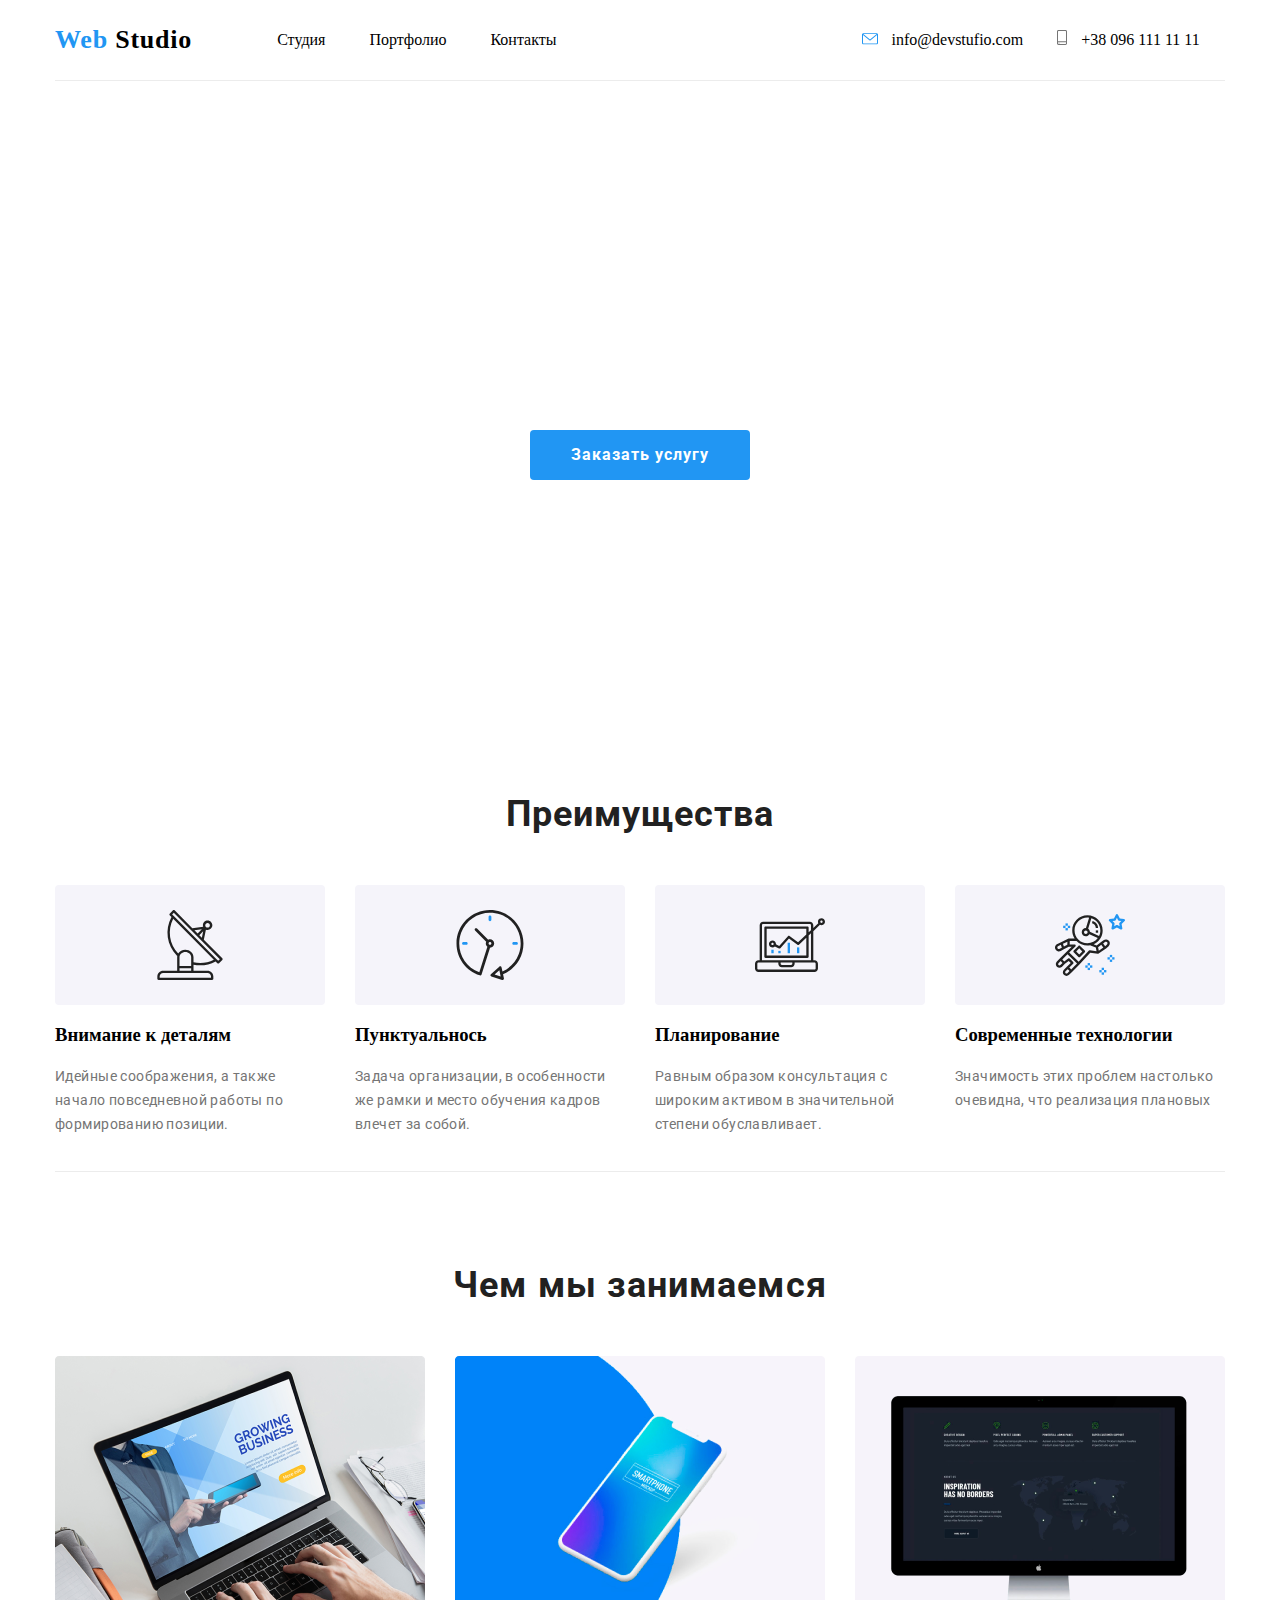
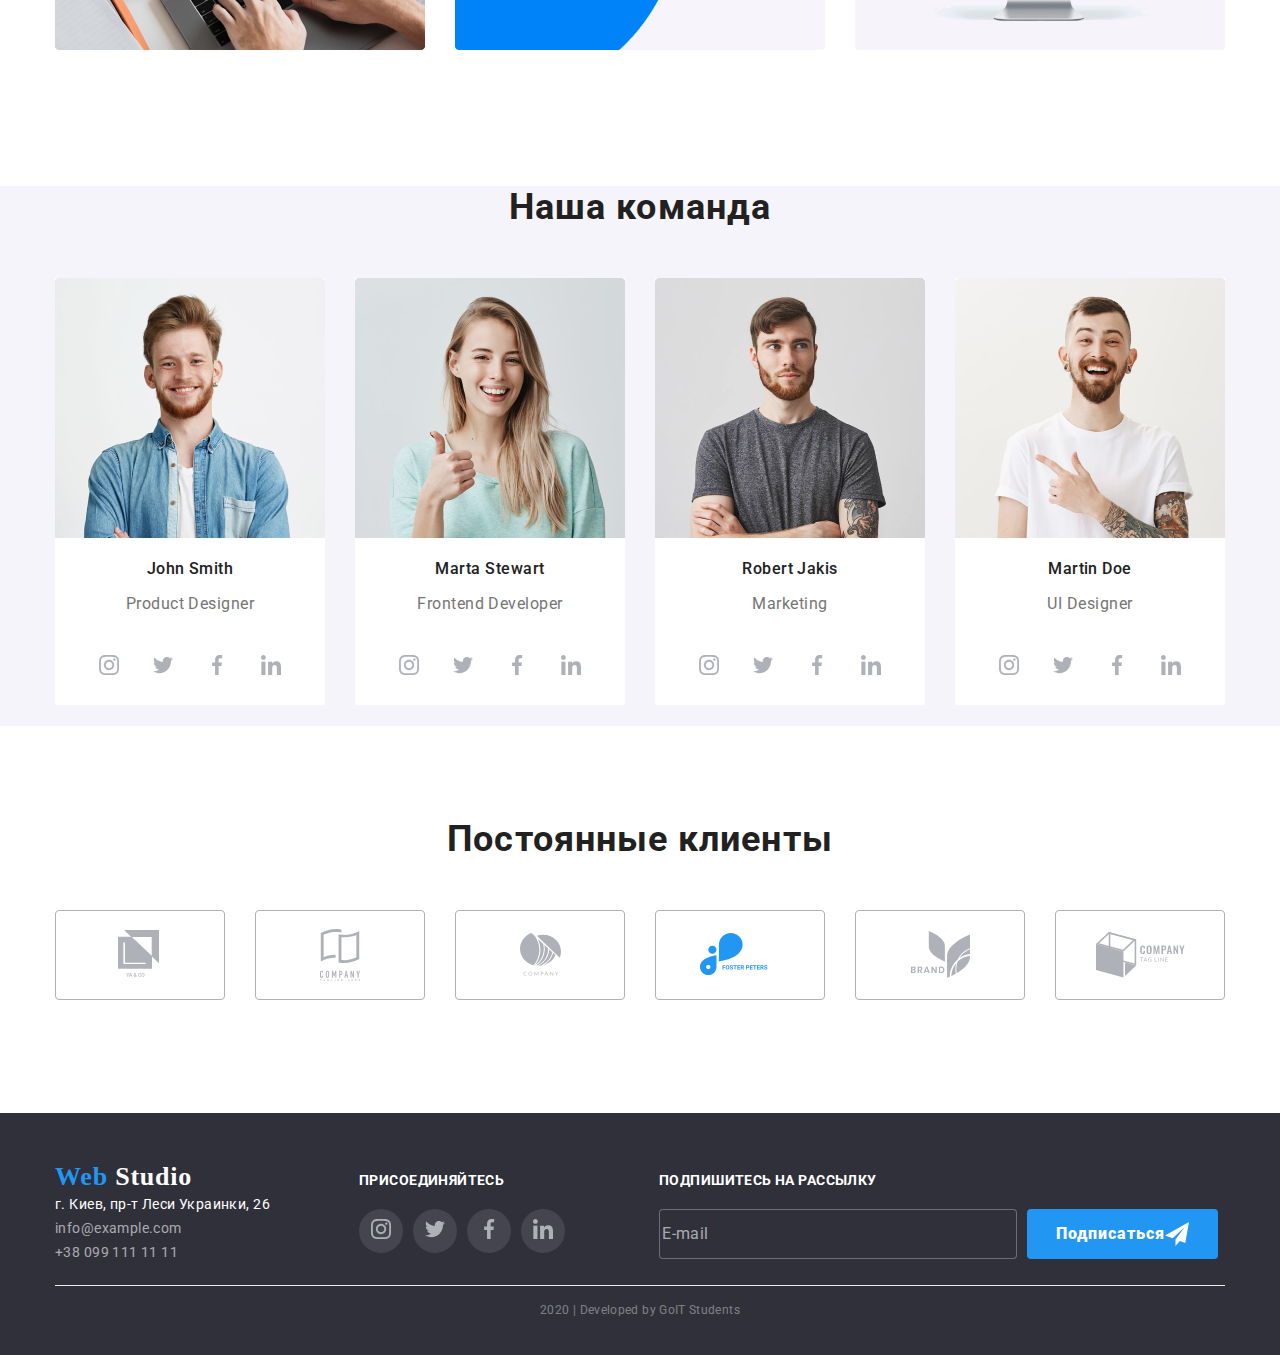
<file: index.html>
<!DOCTYPE html>
<html lang="en">

<head>
    <link rel="stylesheet" href="./css/style.css" />
    <link rel="stylesheet" href="./css/normalize.css" />
    <meta charset="UTF-8" />
    <meta name="viewport" content="width=device-width, initial-scale=1.0" />
    <title>Студия</title>
</head>

<body>
    <!-- Шапка сайта -->
    <header>
        <nav class="container-header page-nav">
            <a href="/" class="logo"><span>Web</span> Studio</a>
            <div class="nav-position">
                <ul class="site-nav list">
                    <li class="item"><a href="index.html" class="link">Студия</a></li>
                    <li class="item"><a href="portfolio.html" class="link">Портфолио</a></li>
                    <li class="item"><a href="" class="link">Контакты</a></li>
                </ul>
            </div>
            <div class="contact-position">
                <ul class="contact-nav list">
                    <li class="item"><a href="" class="link"><img src="./images/envelope.svg" alt="mail" />
                            info@devstufio.com</a></li>
                    <li class="item"><a href="" class="link"><img src="./images/smartphone.svg" alt="mobile" /> +38 096
                            111 11 11</a>
                    </li>
                </ul>
            </div>
        </nav>
    </header>
    <main>
        <section class=" hero">
            <div class="container">
                <h1 class="hero-title">Эффективные решения для вашего бизнеса</h1>
                <a href="" class="hero-link">Заказать услугу</a>
            </div>
        </section>
        <section class="advantages">
            <div class="container">
                <h2 class="section-title">Преимущества</h2>
                <div class="flex-container">
                    <div class="flex-element">
                        <a href="" class="advantages-image"><img src="./images/antenna.svg" alt="antenna" /> </a>
                        <h3 class="advantages-title">Внимание к деталям</h3>
                        <p class="advantages-text">Идейные соображения, а также начало повседневной работы по
                            формированию
                            позиции.</p>
                    </div>
                    <div class="flex-element">
                        <a href="" class="advantages-image"><img src="./images/clock.svg" alt="clock" /> </a>
                        <h3 class="advantages-title">Пунктуальнось</h3>
                        <p class="advantages-text">Задача организации, в особенности же рамки и место обучения кадров
                            влечет
                            за собой.</p>
                    </div>
                    <div class="flex-element">
                        <a href="" class="advantages-image"><img src="./images/diagram.svg" alt="diagram" /> </a>
                        <h3 class="advantages-title">Планирование</h3>
                        <p class="advantages-text">Равным образом консультация с широким активом в значительной степени
                            обуславливает.</p>
                    </div>
                    <div class="flex-element">
                        <a href="" class="advantages-image"><img src="./images/astronaut.svg" alt="astronaut" /> </a>
                        <h3 class="advantages-title">Современные технологии</h3>
                        <p class="advantages-text">Значимость этих проблем настолько очевидна, что реализация плановых
                    </div>

                </div>
            </div>
        </section>
        <section class="about">
            <div class="container">
                <h2 class="section-title">Чем мы занимаемся</h2>
                <div class="flex-container">
                    <div class="flex-about">
                        <img src="./images/desktop.png" alt="desktop" />
                        <a href="" class="about-link">Десктопные приложения</a>
                    </div>
                    <div class="flex-about">
                        <img src="./images/phone.png" alt="phone" />
                        <a href="" class="about-link">Мобильные приложения</a>
                    </div>
                    <div class="flex-about">
                        <img src="./images/monitor.png" alt="monitor" />
                        <a href="" class="about-link">Дизайнерские решения</a>
                    </div>
                </div>
            </div>
        </section>

        <section class="team">
            <div class="container">
                <h2 class="section-title">Наша команда</h2>
                <div class="flex-container">
                    <div class="flex-team">
                        <img src="./images/John.png" alt="John Smith" />
                        <p class="team-name">John Smith</p>
                        <p class="team-position">Product Designer</p>
                        <ul class="social">
                            <li class="item">
                                <a href=""><img src="./images/instagram.svg" alt="Instagram" /> </a>
                            </li>
                            <li class="item">
                                <a href=""><img src="./images/twitter.svg" alt="Twitter" /> </a>
                            </li>
                            <li class="item">
                                <a href=""><img src="./images/facebook.svg" alt="Facebook" /> </a>
                            </li>
                            <li class="item">
                                <a href=""><img src="./images/linkedin.svg" alt="Linkedin" /> </a>
                            </li>
                        </ul>

                    </div>
                    <div class="flex-team">
                        <img src="./images/Marta.png" alt="Marta Stewart" />
                        <p class="team-name">Marta Stewart</p>
                        <p class="team-position">Frontend Developer</p>
                        <ul class="social">
                            <li class="item">
                                <a href=""><img src="./images/instagram.svg" alt="Instagram" /> </a>
                            </li>
                            <li class="item">
                                <a href=""><img src="./images/twitter.svg" alt="Twitter" /> </a>
                            </li>
                            <li class="item">
                                <a href=""><img src="./images/facebook.svg" alt="Facebook" /> </a>
                            </li>
                            <li class="item">
                                <a href=""><img src="./images/linkedin.svg" alt="Linkedin" /> </a>
                            </li>
                        </ul>

                    </div>
                    <div class="flex-team">
                        <img src="./images/Robert.png" alt="Robert Jakis" />
                        <p class="team-name">Robert Jakis</p>
                        <p class="team-position">Marketing</p>
                        <ul class="social">
                            <li class="item">
                                <a href=""><img src="./images/instagram.svg" alt="Instagram" /> </a>
                            </li>
                            <li class="item">
                                <a href=""><img src="./images/twitter.svg" alt="Twitter" /> </a>
                            </li>
                            <li class="item">
                                <a href=""><img src="./images/facebook.svg" alt="Facebook" /> </a>
                            </li>
                            <li class="item">
                                <a href=""><img src="./images/linkedin.svg" alt="Linkedin" /> </a>
                            </li>
                        </ul>

                    </div>
                    <div class="flex-team">
                        <img src="./images/Martin.png" alt="Martin Doe" />
                        <p class="team-name">Martin Doe</p>
                        <p class="team-position">UI Designer</p>
                        <ul class="social">
                            <li class="item">
                                <a href=""><img src="./images/instagram.svg" alt="Instagram" /> </a>
                            </li>
                            <li class="item">
                                <a href=""><img src="./images/twitter.svg" alt="Twitter" /> </a>
                            </li>
                            <li class="item">
                                <a href=""><img src="./images/facebook.svg" alt="Facebook" /> </a>
                            </li>
                            <li class="item">
                                <a href=""><img src="./images/linkedin.svg" alt="Linkedin" /> </a>
                            </li>
                        </ul>

                    </div>
                </div>
            </div>
        </section>
        <section class="clients">
            <div class="container">
                <h2 class="section-title">Постоянные клиенты</h2>
                <div class="image-flex">

                    <ul class="flex-clients-list">
                        <li class="item">
                            <a href="" class="image-flex"><img src="./images/logo1.svg" alt="logo1" /> </a>
                        </li>
                        <li class="item">
                            <a href="" class="image-flex"><img src="./images/logo2.svg" alt="logo2" /> </a>
                        </li>
                        <li class="item">
                            <a href="" class="image-flex"><img src="./images/logo3.svg" alt="logo3" /> </a>
                        </li>
                        <li class="item">
                            <a href="" class="image-flex"><img src="./images/logo4.svg" alt="logo4" /> </a>
                        </li>
                        <li class="item">
                            <a href="" class="image-flex"><img src="./images/logo5.svg" alt="logo5" /> </a>
                        </li>
                        <li class="item">
                            <a href="" class="image-flex"><img src="./images/logo6.svg" alt="logo6" /> </a>
                        </li>
                    </ul>
                </div>
            </div>
        </section>
        <footer class="footer">
            <div class="container">
                <div class="footer-nav">
                    <div class="footer-element">
                        <a href="/" class="logo-footer"><span>Web</span> Studio</a>
            <ul class="footer-contacts">

                <li class="footer-adress">г. Киев, пр-т Леси Украинки, 26</li>
                <li class="footer-contact">info@example.com</li>
                <li class="footer-contact">+38 099 111 11 11</li>
            </ul>
        </div>
        <div class="footer-element">
            <div class="footer-social">
            <h2 class="footer-title">присоединяйтесь</h2>
            <ul class="social">
                <li class="item">
                    <a href= ""><img src="./images/instagram.svg" alt="Instagram" /> </a>
                </li>
                <li class="item">
                    <a href=""><img src="./images/twitter.svg" alt="Twitter" /> </a>
                </li>
                <li class="item">
                    <a href=""><img src="./images/facebook.svg" alt="Facebook" /> </a>
                </li>
                <li class="item">
                    <a href=""><img src="./images/linkedin.svg" alt="Linkedin" /> </a>
                </li>
            </ul>
            </div>
        </div>
        <div class="footer-element">
            <h2 class="footer-title">Подпишитесь на рассылку</h2>
            <ul class="feedback">
                    <li>  <input class="input"  value="E-mail">
                       </li>
           <li> <a href="" class="footer-button">Подписаться<img src="./images/iconsend.svg" alt="send" /> </a></li>
                    </ul>
        </div>
           
            </div>
            <p class="footer-copyright">2020 | Developed by GoIT Students</p>
        </div>
        
       
           
        </footer>
    </main>
</body>

</html>
</file>
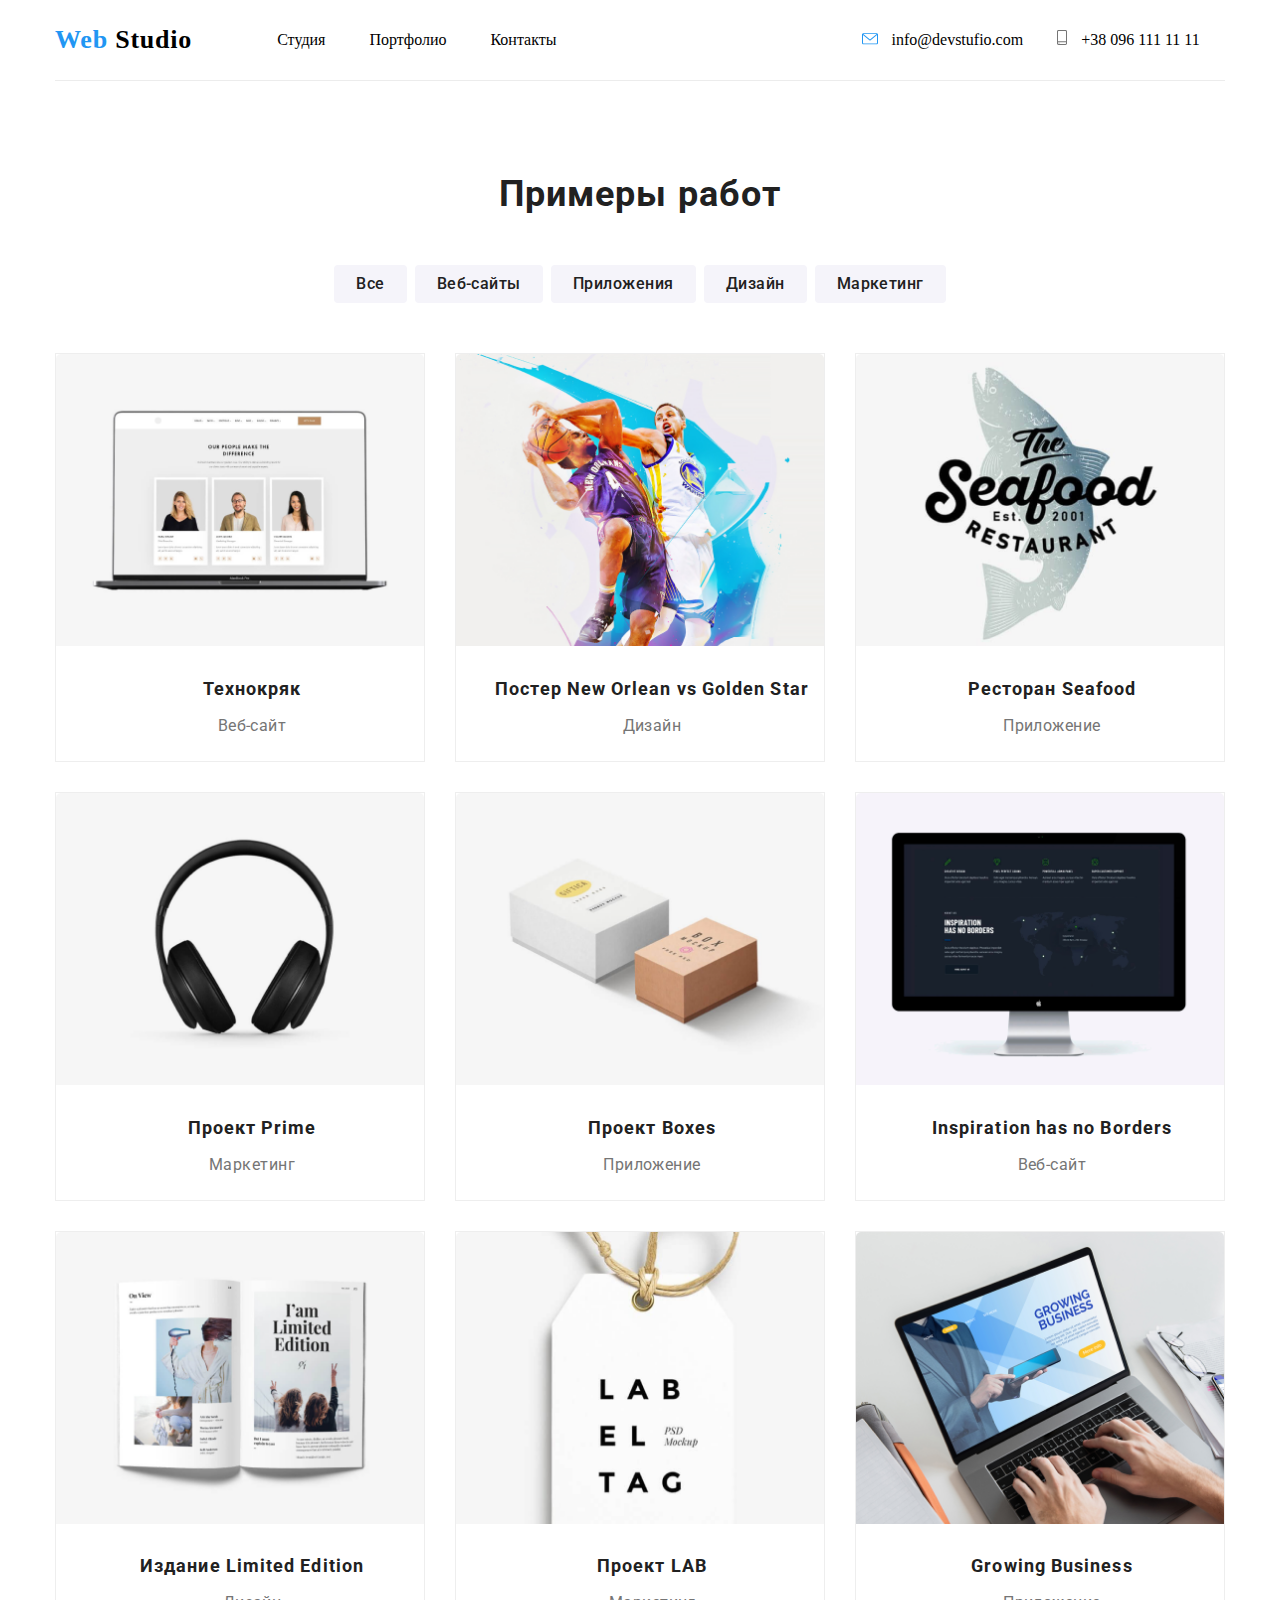
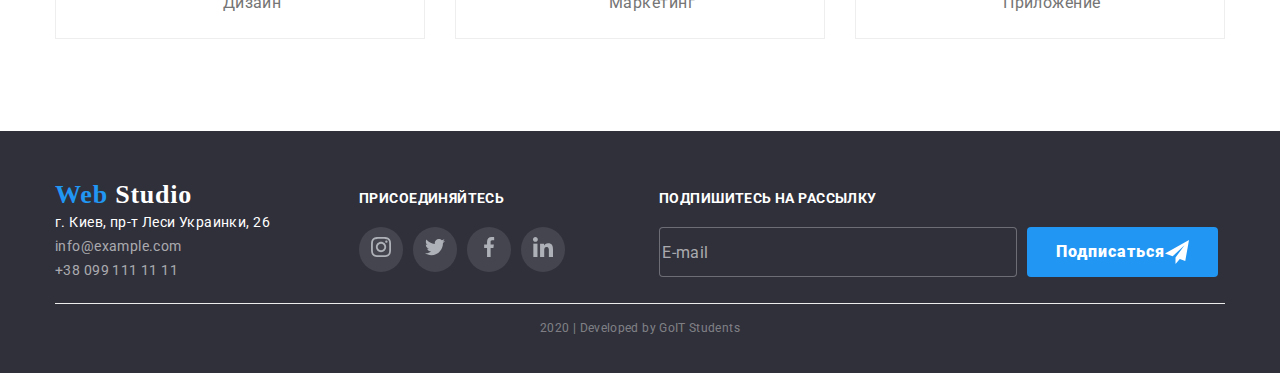
<file: portfolio.html>
<!DOCTYPE html>
<html lang="en">

<head>
    <link rel="stylesheet" href="./css/style.css" />
    <link rel="stylesheet" href="./css/normalize.css"/>
    <meta charset="UTF-8" />
    <meta name="viewport" content="width=device-width, initial-scale=1.0" />
    <title>Портфолио</title>
</head>

<body>
    <!-- Шапка сайта -->
    <header>
        <nav class="container-header page-nav">
            <a href="/" class="logo"><span>Web</span> Studio</a>
            <div class="nav-position">
                <ul class="site-nav list">
                    <li class="item"><a href="index.html" class="link">Студия</a></li>
                    <li class="item"><a href="portfolio.html" class="link">Портфолио</a></li>
                    <li class="item"><a href="" class="link">Контакты</a></li>
                </ul>
            </div>
            <div class="contact-position">
                <ul class="contact-nav list">
                    <li class="item"><a href="" class="link"><img src="./images/envelope.svg" alt="mail" />
                            info@devstufio.com</a></li>
                    <li class="item"><a href="" class="link"><img src="./images/smartphone.svg" alt="mobile" /> +38 096
                            111 11 11</a>
                    </li>
                </ul>
            </div>
        </nav>
    </header>
    <main>
        <section class="example">
            <div class="container">
            <h1 class="section-title">Примеры работ</h1>
            <div class="portfolio-nav">
            <ul class="example-nav">
                <li><a href="" class="link">Все</a></li>
                <li><a href="" class="link">Веб-сайты</a></li>
                <li><a href="" class="link">Приложения</a></li>
                <li><a href="" class="link">Дизайн</a></li>
                <li><a href="" class="link">Маркетинг</a></li>
            </ul>
            </div>
            <ul class="example-position">
                <li class="example-li">
                    <img src="./images/technocryack.png" alt="technocryack" />
                    <h2 class="example-name example-text">Технокряк</h2>
                    <p class="example-type example-text">Веб-сайт</p>
                </li>
                <li class="example-li">
                    <img src="./images/bascketball.png" alt="bascketball" />
                    <h2 class="example-name example-text">Постер New Orlean vs Golden Star</h2>
                    <p class="example-type example-text">Дизайн</p>
                </li>
                <li class="example-li">
                    <img src="./images/seafood.png" alt="seafood" />
                    <h2 class="example-name example-text">Ресторан Seafood</h2>
                    <p class="example-type example-text">Приложение</p>
                </li>
                <li class="example-li">
                    <img src="./images/prime.png" alt="prime" />
                    <h2 class="example-name example-text">Проект Prime</h2>
                    <p class="example-type example-text">Маркетинг</p>
                </li>
                <li class="example-li">
                    <img src="./images/boxes.png" alt="boxes" />
                    <h2 class="example-name example-text">Проект Boxes</h2>
                    <p class="example-type example-text">Приложение</p>
                </li>
                <li class="example-li">
                    <img src="./images/borders.png" alt="borders" />
                    <h2 class="example-name example-text">Inspiration has no Borders</h2>
                    <p class="example-type example-text">Веб-сайт</p>
                </li>
                <li class="example-li">
                    <img src="./images/limitededition.png" alt="limitededition" />
                    <h2 class="example-name example-text">Издание Limited Edition</h2>
                    <p class="example-type example-text">Дизайн</p>
                </li>
                <li class="example-li">
                    <img src="./images/lab.png" alt="lab" />
                    <h2 class="example-name example-text">Проект LAB</h2>
                    <p class="example-type example-text">Маркетинг</p>
                </li>
                <li class="example-li">
                    <img src="./images/business.png" alt="business" />
                    <h2 class="example-name example-text">Growing Business</h2>
                    <p class="example-type example-text">Приложение</p>
                </li>
            </ul>
        </div>
        </section>
        <footer class="footer">
            <div class="container">
                <div class="footer-nav">
                    <div class="footer-element">
                        <a href="/" class="logo-footer"><span>Web</span> Studio</a>
            <ul class="footer-contacts">

                <li class="footer-adress">г. Киев, пр-т Леси Украинки, 26</li>
                <li class="footer-contact">info@example.com</li>
                <li class="footer-contact">+38 099 111 11 11</li>
            </ul>
        </div>
        <div class="footer-element">
            <div class="footer-social">
            <h2 class="footer-title">присоединяйтесь</h2>
            <ul class="social">
                <li class="item">
                    <a href= ""><img src="./images/instagram.svg" alt="Instagram" /> </a>
                </li>
                <li class="item">
                    <a href=""><img src="./images/twitter.svg" alt="Twitter" /> </a>
                </li>
                <li class="item">
                    <a href=""><img src="./images/facebook.svg" alt="Facebook" /> </a>
                </li>
                <li class="item">
                    <a href=""><img src="./images/linkedin.svg" alt="Linkedin" /> </a>
                </li>
            </ul>
            </div>
        </div>
        <div class="footer-element">
            <h2 class="footer-title">Подпишитесь на рассылку</h2>
            <ul class="feedback">
                    <li>  <input class="input"  value="E-mail">
                       </li>
           <li> <a href="" class="footer-button">Подписаться<img src="./images/iconsend.svg" alt="send" /> </a></li>
                    </ul>
        </div>
           
            </div>
            <p class="footer-copyright">2020 | Developed by GoIT Students</p>
        </div>
        
       
           
        </footer>
    </main>
</body>

</html>
</file>
<file: css/style.css>
@import url('https://fonts.googleapis.com/css2?family=Roboto:wght@500;900&display=swap');
html {
    box-sizing: border-box;
  }
  *,
  *::before,
  *::after {
    box-sizing: inherit;
  }
  img {
    display: inline-block;
    max-width: 100%;
    height: auto;
  }
a {
    text-decoration: none;
    color: black;
}

ul {
    list-style-type: none;
    padding: 0px;
    margin: 0px;
}

.list {
    padding: 0;
    margin: 0;
    list-style: none;
}

.container-header {
    width: 1170px;
    margin-left: auto;
    margin-right: auto;
    border-bottom: 1px solid #ECECEC;
}

.container {
    width: 1170px;
    margin-left: auto;
    margin-right: auto;
    margin-top: 92px;
}

.container:last-child {
    padding-bottom: 21px;
}

/* header */

.page-nav {
    display: flex;
    align-items: center;
}

/* logo */

.logo {
    font-family: Raleway;
    font-style: normal;
    font-weight: bold;
    font-size: 26px;
    line-height: 31px;
    letter-spacing: 0.03em;
    margin-top: 24px;
    margin-bottom: 25px;
    margin-right: 85px;
}

.logo-footer {
    font-family: Raleway;
    font-style: normal;
    font-weight: bold;
    font-size: 26px;
    line-height: 31px;
    letter-spacing: 0.03em;
    color: #FFFFFF;
}

.logo>span, .logo-footer>span {
    color: #2196F3;
    text-decoration: none;
}

/* nav */

.site-nav .list {
    font-family: Roboto;
    font-style: normal;
    font-weight: 500;
    font-size: 14px;
    line-height: 16px;
    letter-spacing: 0.02em;
    color: #212121;
    
}

.nav-position li {
    display: inline-flex;
}

.site-nav .link:hover {
    
    border-bottom: 2px #2196F3 solid;
    border-radius: 2px;
}

.site-nav .link:hover, .contact-nav .link:hover {
    color: #2196F3;
}

.site-nav .item+.item {
    margin-left: 40px;
}

.site-nav .item:last-child {
    margin-right: 305px;
}

.contact-position li {
    display: inline-flex;
}

.contact-nav .list {
    font-family: Roboto;
    font-style: normal;
    font-weight: 500;
    font-size: 14px;
    line-height: 16px;
    letter-spacing: 0.02em;
    color: #757575;
}

.contact-nav .item+.item {
    margin-left: 30px;
}

.contact-nav .item img {
    margin-right: 10px;
}

/* hero */

.hero-title {
    font-family: Roboto;
    font-style: normal;
    font-weight: 900;
    font-size: 44px;
    line-height: 60px;
    text-align: center;
    letter-spacing: 0.06em;
    text-transform: uppercase;
    color: #FFFFFF;
    margin-top: 200px;
    margin-left: 237px;
    margin-right: 237px;
}

.hero-link {
    font-family: Roboto;
    font-style: normal;
    font-weight: bold;
    font-size: 16px;
    line-height: 30px;
    letter-spacing: 0.06em;
    display: flex;
    justify-content: center;
    color: #FFFFFF;
    padding: 10px 25px;
    background-color: #2196F3;
    ;
    border-radius: 4px;
    margin-left: 475px;
    margin-right: 475px;
    margin-bottom: 200px;
}

/* advantages */

.section-title {
    font-family: Roboto;
    font-style: normal;
    font-weight: bold;
    font-size: 36px;
    line-height: 42px;
    letter-spacing: 0.03em;
    color: #212121;
    text-align: center;
    margin: 0px;
    margin-bottom: 50px;
}

.advantages-text {
    font-family: Roboto;
    font-style: normal;
    font-weight: normal;
    font-size: 14px;
    line-height: 24px;
    letter-spacing: 0.03em;
    color: #757575;
}

.flex-container {
    display: flex;
    flex-wrap: wrap;
}

.flex-element {
    width: calc((100% - 90px)/4);
    margin-right: 30px;
}

.flex-element:last-child {
    margin-right: 0px;
}

.flex-element .advantages-image {
    display: block;
    background-color: #F5F4FA;
    border-radius: 4px;
    height: 120px;
    display: flex;
    align-items: center;
    justify-content: center;
}

.advantages .container {
    border-bottom: 1px solid #ECECEC;
}

/* about */

.about-link {
    font-family: Roboto;
    font-style: normal;
    font-weight: bold;
    font-size: 14px;
    line-height: 16px;
    text-align: center;
    letter-spacing: 0.03em;
    text-transform: uppercase;
    color: #FFFFFF;
}

.flex-about {
    width: calc((100% - 60px)/3);
    margin-right: 30px;
}

.flex-about:last-child {
    margin-right: 0px;
}

/* team */

.team {
    background-color: #F5F4FA;
    ;
}

.team-name {
    font-family: Roboto;
    font-style: normal;
    font-weight: 500;
    font-size: 16px;
    line-height: 19px;
    text-align: center;
    letter-spacing: 0.03em;
    color: #212121;
}

.team-position {
    font-family: Roboto;
    font-style: normal;
    font-weight: normal;
    font-size: 16px;
    line-height: 19px;
    text-align: center;
    letter-spacing: 0.03em;
    color: #757575;
}

.flex-team {
    width: calc((100% - 90px)/4);
    margin-right: 30px;
    background-color: #fff;
}

.flex-team:last-child {
    margin-right: 0px;
}

.social {
    display: flex;
    flex-wrap: wrap;
}

.social .item {
    background: #fff;
    border-radius: 50%;
}

.footer .social .item {
    background: rgba(255, 255, 255, 0.1);
}

.social .item:hover {
    background: #2196F3;
}

.social .item:first-child {
    margin-left: 32px;
}

.social .item:last-child {
    margin-right: 32px;
}

.social .item {
    margin-top: 16px;
    margin-bottom: 16px;
    margin-right: 10px;
    padding: 10px 12px;
}

/* clients */

.flex-clients-list {
    display: flex;
    flex-wrap: wrap;
}

.flex-clients-list .image-flex {
    margin-right: 30px;
    border: 1px solid #AFB1B8;
    box-sizing: border-box;
    width: 170px;
    height: 90px;
    border-radius: 4px;
    display: flex;
    align-items: center;
    justify-content: center;
}

.flex-clients-list .image-flex:hover {
    border: 1px solid #2196F3;
}

.flex-clients-list li:last-child a {
    margin-right: 0px;
}

/* footer */

footer {
    background-color: #2F303A;
}

.footer-title {
    font-family: Roboto;
    font-style: normal;
    font-weight: bold;
    font-size: 14px;
    line-height: 16px;
    letter-spacing: 0.03em;
    text-transform: uppercase;
    color: #FFFFFF;
}

.footer-contact {
    font-family: Roboto;
    font-style: normal;
    font-weight: normal;
    font-size: 14px;
    line-height: 24px;
    letter-spacing: 0.03em;
    color: rgba(255, 255, 255, 0.6);
}

.footer-adress {
    font-family: Roboto;
    font-style: normal;
    font-weight: normal;
    font-size: 14px;
    line-height: 24px;
    letter-spacing: 0.03em;
    color: #FFFFFF;
}

.footer-button {
    font-family: Roboto;
    font-style: normal;
    font-weight: 900;
    font-size: 16px;
    line-height: 30px;
    display: flex;
    align-items: center;
    text-align: center;
    letter-spacing: 0.06em;
    color: #FFFFFF;
    background: #2196F3;
    border-radius: 4px;
    padding: 10px 29px;
}

.footer-copyright {
    font-family: Roboto;
    font-style: normal;
    font-weight: normal;
    font-size: 12px;
    line-height: 24px;
    text-align: center;
    letter-spacing: 0.03em;
    color: rgba(255, 255, 255, 0.4);
}

.footer-nav {
    display: flex;
    align-items: baseline;
    border-bottom: 1px solid #ECECEC;
    padding-top: 48px;
}

.footer-social {
    flex-direction: column;
}

.footer-contacts {
    letter-spacing: 0.03em;
    margin-bottom: 0px;
}

.footer-social .social .item:first-child {
    margin-left: 0px;
}

.footer-title {
    margin: 0;
    margin-bottom: 21px;
}

.social {
    margin: 0;
}

.footer-social .social .item:last-child {
    margin-right: 0px;
}

.footer-social .social .item {
    margin-top: 0px;
    margin-bottom: 0px;
}

.input {
    font-family: Roboto;
    font-style: normal;
    font-weight: normal;
    font-size: 16px;
    line-height: 30px;
    width: 358px;
    height: 50px;
    border: 1px solid rgba(255, 255, 255, 0.3);
    box-sizing: border-box;
    background: #2F303A;
    border-radius: 4px;
    display: flex;
    align-items: center;
    letter-spacing: 0.03em;
    color: rgba(255, 255, 255, 0.6);
}

.footer-element {
    margin-bottom: 21px;
}

.footer-element:first-child {
    margin-right: 89px;
}

.footer-element:nth-child(2) {
    margin-right: 94px;
}

.footer-element:last-child li+li {
    margin-left: 10px;
}

.feedback {
    display: flex;
    flex-direction: row;
}

/* portfolio */
.example .container {
    padding: 0px;
}
/* example */

.example-nav {
    display: flex;
    justify-content: center;
    margin-bottom: 50px;
}

.example-nav li {
    margin-right: 8px;
}

.example-nav li:last-child {
    margin-right: 0px;
}

.example-nav .link {
    display: inline-block;
    font-family: Roboto;
    font-style: normal;
    font-weight: 500;
    font-size: 16px;
    line-height: 26px;
    letter-spacing: 0.03em;
    color: #212121;
    background-color: #F5F4FA;
    border-radius: 4px;
    padding: 6px 22px;
}

.example-nav .link:hover {
    color: #FFFFFF;
    background-color: #2196F3;
}

.example-name {
    font-family: Roboto;
    font-style: normal;
    font-weight: bold;
    font-size: 18px;
    line-height: 36px;
    letter-spacing: 0.06em;
    color: #212121;
    margin-top: 20px;
    margin-bottom: 4px;
}

.example-type {
    font-family: Roboto;
    font-style: normal;
    font-weight: normal;
    font-size: 16px;
    line-height: 30px;
    letter-spacing: 0.03em;
    color: #757575;
    margin-top: 0px;
    margin-bottom: 20px;
}

.example-li {
    width: calc((100% - 60px)/3);
    margin-right: 30px;
    margin-bottom: 30px;
    border: 1px solid #EEEEEE;
    box-sizing: border-box;
    
}


.example-li:nth-child(3n+3) {
    margin-right: 0px;
}
.example-li:nth-child(1n+7){
    margin-bottom: 0px;
}

.example-position {
    display: flex;
    flex-wrap: wrap;
    text-align: center;
    margin-top: 0px;
}

.example-text {
    margin-left: 24px;
}
</file>
